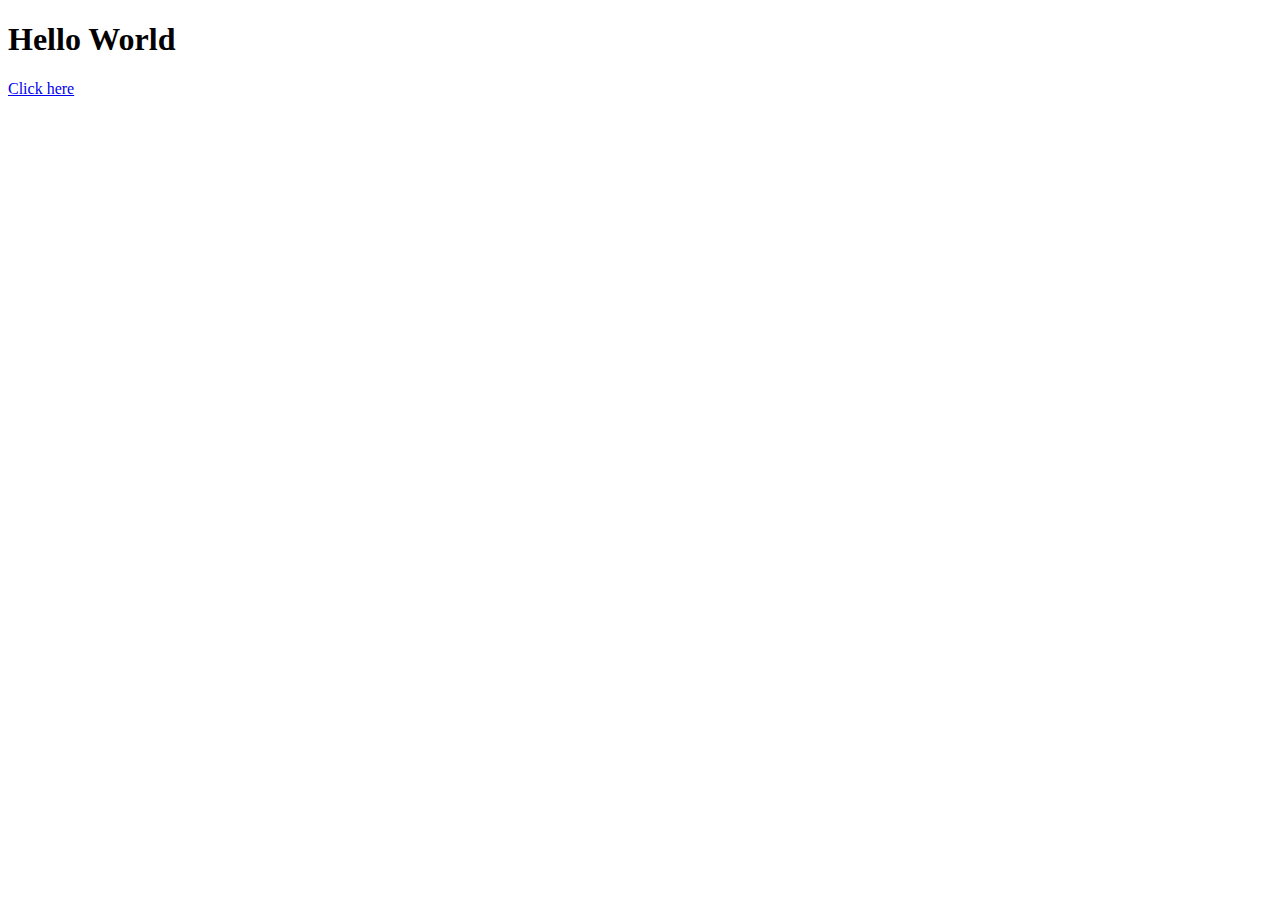
<file: index.html>
<!DOCTYPE html>
<html lang="en">
<head>
    <meta charset="UTF-8">
    <meta http-equiv="X-UA-Compatible" content="IE=edge">
    <meta name="viewport" content="width=device-width, initial-scale=1.0">
    <title>Index</title>
</head>
<body>
    <h1>Hello World</h1>


    <a href="src_files/otherPages/./dashboard.html">Click here</a>
</body>
</html>
</file>
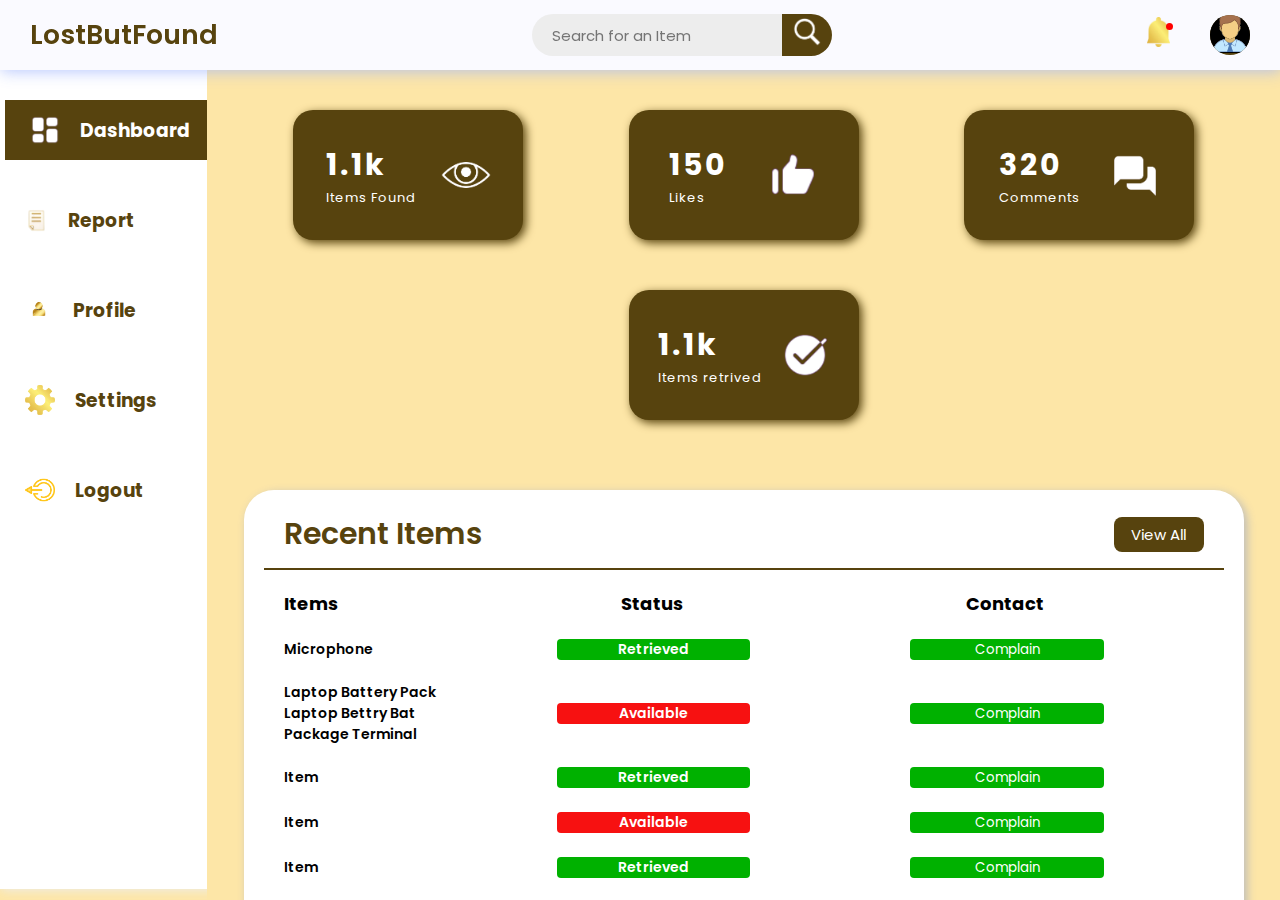
<file: src_files/otherPages/dashboard.html>
<!-- Code AJ -->
<!DOCTYPE html>
<html lang="en">

<head>
	<meta charset="UTF-8">
	<meta http-equiv="X-UA-Compatible" content="IE=edge">
	<meta name="viewport" content="width=device-width, initial-scale=1.0">
	<title>Dashboard</title>
	<link rel="stylesheet" href="../css/dashboard.css">
</head>

<body>
	<header>

		<div class="logoSec">
			<div class="logo">LostButFound</div>
			<!-- The responsive menu bar icon -->
			<img src="../img/menuBarIcon.png" class="icn menuIcn" id="menuIcn" alt="menu-icon">
		</div>

		<div class="searchBar">
			<input type="text" placeholder="Search for an Item">
			<div class="searchBtn">
			    <a href="#"><img src= "../img/searchIcon.png" class="icn srchIcn" alt="search-icon"></a>
			</div>
		</div>

		<div class="message">
			<div class="circle"></div>
			    <a href="#"><img src= "../img/notIcon.png" class="icn" alt=""></a>
			<!-- The profile which is also a link to the profile bar -->
				<div class="dp">
			    <a href="./profile.html"><img src= "../img/dpImage.png" class="dpIcn" alt="dp"></a>
			</div>
		</div>

	</header>

	<div class="main-container">
		<div class="navContainer">
			<nav class="nav">
				<div class="nav-upper-options">
					
                    <a href="./dashboard.html" class="option-link">
                        <div class="nav-option option1">
                            <img src= "../img/dbIcon.png" class="nav-img" alt="dashboard">
							<!-- The spacing before the h3 text was to fit it perfectly with it icons -->
                            <h3> Dashboard</h3>
                        </div>
                    </a>

					<a href="./report.html" class="option-link">
                        <div class="nav-option option3">
                            <img src= "../img/rpIcon.png" class="nav-img" alt="report">
                            <h3> Report</h3>
                        </div>
                    </a>

					<a href="./profile.html" class="option-link">
                        <div class="nav-option option5">
                            <img src= "../img/prIcon.png" class="nav-img" alt="blog">
                            <h3> Profile</h3>
                        </div>
                    </a>

                    <a href="" class="option-link">
					<div class="nav-option option6">
						<img src= "../img/setIcon.png"	class="nav-img"	alt="settings">
						<h3> Settings</h3>
					</div>
                    </a>

                    <a href="./login.html" class="option-link">
					<div class="nav-option logout">
						<img src= "../img/logIcon.png"	class="nav-img"	alt="logout">
						<h3> Logout</h3>
					</div>
                    </a>

				</div>
			</nav>
		</div>

		<div class="main">

			<div class="searchBar2">
				<input type="text" name="" id="" placeholder="Search">
				<div class="searchBtn">
				    <img src= "../img/searchIcon.png" class="icn srchIcn" alt="search-button">
				</div>
			</div>

			<div class="box-container">
				<div class="box box1">

					<div class="text">
						<h2 class="topic-heading">1.1k</h2>
						<h2 class="topic">Items Found</h2>
					</div>
					<img src= "../img/viewIcon.png" alt="Views">
				
                </div>


				<div class="box box2">

					<div class="text">
						<h2 class="topic-heading">150</h2>
						<h2 class="topic">Likes</h2>
					</div>
					<img src="../img/likeIcon.png"	alt="likes">

				</div>

				<div class="box box3">

					<div class="text">
						<h2 class="topic-heading">320</h2>
						<h2 class="topic">Comments</h2>
					</div>
					<img src="../img/comIcon.png" alt="comments">
				
                </div>

				<div class="box box4">

					<div class="text">
						<h2 class="topic-heading">1.1k</h2>
						<h2 class="topic">Items retrived</h2>
					</div>
					<img src="../img/itemIcon.png" alt="published">
				
                </div>

			</div>

			<div class="report-container">

				<div class="report-header">
					<h1 class="recent-Articles">Recent Items</h1>
					<a href="#"><button class="view">View All</button></a>
				</div>

				<div class="report-body">
					<div class="report-topic-heading">
						<h3 class="t-op">Items</h3>
						<h3 class="t-op">Status</h3>
						<h3 class="t-op">Contact</h3>
					</div>

					<div class="items">					

						<div class="item1">
							<h3 class="t-op-nextLvl">Microphone</h3>
							<h3 class="t-op-nextLvl label-tag">Retrieved</h3>
							<a class="t-op-nextLvl label-tag t-co" href="#"><button>Complain</button></a>
						</div>
                        
						<div class="item1">
							<h3 class="t-op-nextLvl">Laptop Battery Pack Laptop Bettry Bat Package Terminal</h3>
							<h3 class="t-op-nextLvl label-tag2">Available</h3>
							<a class="t-op-nextLvl label-tag t-co" href="#"><button>Complain</button></a>
						</div>
                        
						<div class="item1">
							<h3 class="t-op-nextLvl">Item</h3>
							<h3 class="t-op-nextLvl label-tag">Retrieved</h3>
							<a class="t-op-nextLvl label-tag t-co" href="#"><button>Complain</button></a>
						</div>
                        
						<div class="item1">
							<h3 class="t-op-nextLvl">Item</h3>
							<h3 class="t-op-nextLvl label-tag2">Available</h3>
							<a class="t-op-nextLvl label-tag t-co" href="#"><button>Complain</button></a>
						</div>
                        
						<div class="item1">
							<h3 class="t-op-nextLvl">Item</h3>
							<h3 class="t-op-nextLvl label-tag">Retrieved</h3>
							<a class="t-op-nextLvl label-tag t-co" href="#"><button>Complain</button></a>
						</div>
                        
						<div class="item1">
							<h3 class="t-op-nextLvl">Item</h3>
							<h3 class="t-op-nextLvl label-tag2">Available</h3>
							<a class="t-op-nextLvl label-tag t-co" href="#"><button>Complain</button></a>
						</div>
                        
						<div class="item1">
							<h3 class="t-op-nextLvl">Item</h3>
							<h3 class="t-op-nextLvl label-tag">Retrieved</h3>
							<a class="t-op-nextLvl label-tag t-co" href="#"><button>Complain</button></a>
						</div>
                        
						<div class="item1">
							<h3 class="t-op-nextLvl">Item</h3>
							<h3 class="t-op-nextLvl label-tag">Retrieved</h3>
							<a class="t-op-nextLvl label-tag t-co" href="#"><button>Complain</button></a>
						</div>

					</div>
				</div>
			</div>
		</div>
	</div>

    <script>
        
        let menuIcn = document.querySelector(".menuIcn");
        let nav = document.querySelector(".navContainer");
 
        menuIcn.addEventListener("click", () => {
        nav.classList.toggle("navclose");
        })
    </script>
</body>
</html>
</file>
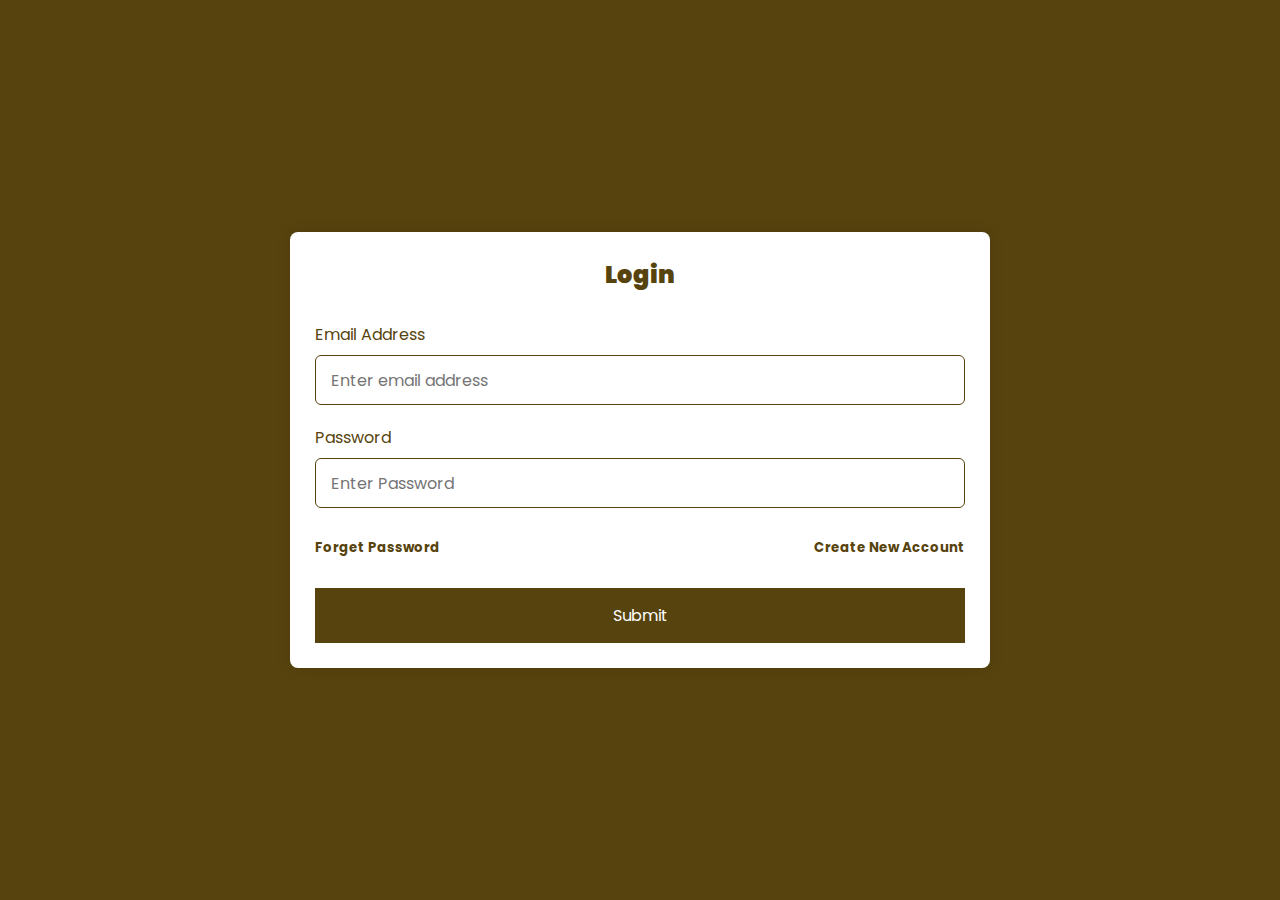
<file: src_files/otherPages/login.html>
<!DOCTYPE html>
<html lang="en">
  <head>
    <meta charset="UTF-8" />
    <meta name="viewport" content="width=device-width, initial-scale=1.0" />
    <meta http-equiv="X-UA-Compatible" content="ie=edge" />
    <link rel="stylesheet" href="../css/login.css" />
    <title>Login</title>
  </head>
  <body>
    <section class="container">
      <header>Login</header>
      <form action="./dashboard.html" class="form">

        <div class="input-box">
          <label>Email Address</label>
          <input type="text" placeholder="Enter email address" required />
        </div>

        <div class="column">
          <div class="input-box">
            <label>Password</label>
            <input type="password" placeholder="Enter Password" required />
          </div>
        </div>
        <div class="input-rest">
            <a href="#"><h5>Forget Password</h5></a>
            <a href="register.html"><h5>Create New Account</h5></a>
        </div>
        <button>Submit</button>
      </form>
    </section>
  </body>
</html>
</file>
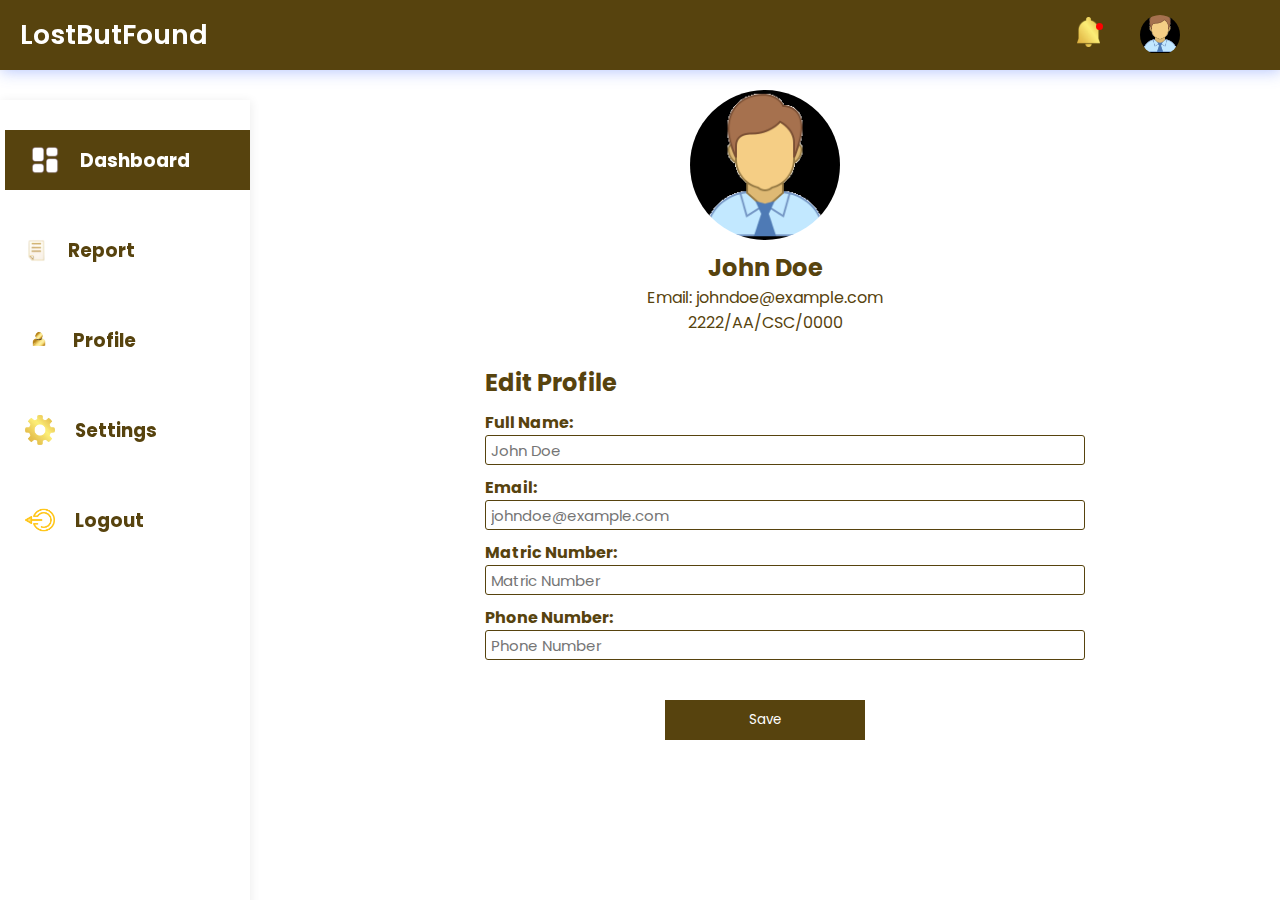
<file: src_files/otherPages/profile.html>
<!DOCTYPE html>
<html lang="en">

<head>
    <meta charset="UTF-8">
    <meta http-equiv="X-UA-Compatible" content="IE=edge">
    <meta name="viewport" content="width=device-width, initial-scale=1.0">
    <title>User Profile</title>
    <link rel="stylesheet" href="../css/report2.css">
    <link rel="stylesheet" href="../css/profile.css">
</head>

<body>
    <header>
        <div class="logoSec">
            <div class="logo">LostButFound</div>
            <img src="../img/menuBarIcon.png" class="icn menuIcn" id="menuIcn" alt="menu-icon">
        </div>

        <div class="message">
            <div class="circle"></div>
            <a href="#"><img src="../img/notIcon.png" class="icn" alt=""></a>
            <div class="dp">
                <a href="./profile.html"><img src="../img/dpImage.png" class="dpIcn" alt="dp"></a>
            </div>
        </div>
    </header>

    <div class="main-container">
        <div class="navContainer">
            <nav class="nav">
                <div class="nav-upper-options">
                    <a href="./dashboard.html" class="option-link">
                        <div class="nav-option option1">
                            <img src="../img/dbIcon.png" class="nav-img" alt="dashboard">
                            <h3>Dashboard</h3>
                        </div>
                    </a>
                    <a href="./report.html" class="option-link">
                        <div class="nav-option option3">
                            <img src="../img/rpIcon.png" class="nav-img" alt="report">
                            <h3>Report</h3>
                        </div>
                    </a>
                    <a href="./profile.html" class="option-link">
                        <div class="nav-option option5">
                            <img src="../img/prIcon.png" class="nav-img" alt="profile">
                            <h3>Profile</h3>
                        </div>
                    </a>
                    <a href="" class="option-link">
                        <div class="nav-option option6">
                            <img src="../img/setIcon.png" class="nav-img" alt="settings">
                            <h3>Settings</h3>
                        </div>
                    </a>
                    <a href="./login.html" class="option-link">
                        <div class="nav-option logout">
                            <img src="../img/logIcon.png" class="nav-img" alt="logout">
                            <h3>Logout</h3>
                        </div>
                    </a>
                </div>
            </nav>
        </div>

        <div class="container">
            <div class="profile">
                <img src="../img/dpImage.png" alt="User Avatar">
                <h1>John Doe</h1>
                <p>Email: johndoe@example.com</p>
                <p>2222/AA/CSC/0000</p>
            </div>
            <div class="edit-profile">
                <h2>Edit Profile</h2>
                <form action="./dashboard.html" class="form">
                    <label for="name">Full Name:</label>
                    <input class="input input-name" type="text" id="name" name="name" placeholder="John Doe">
                    <label for="email">Email:</label>
                    <input class="input input-email" type="text" id="email" name="email" placeholder="johndoe@example.com">
                    <label for="location">Matric Number:</label>
                    <input class="input input-matric" type="text" id="matric" name="matric" placeholder="Matric Number">
                    <label for="location">Phone Number:</label>
                    <input class="input input-phone" type="text" id="phone" name="phone" placeholder="Phone Number">
                    <button type="submit">Save</button>
                </form>
            </div>
        </div>
    </div>

    <script>
        let menuIcn = document.querySelector(".menuIcn");
        let nav = document.querySelector(".navContainer");

        menuIcn.addEventListener("click", () => {
            nav.classList.toggle("navclose");
        });
    </script>
</body>

</html>
</file>
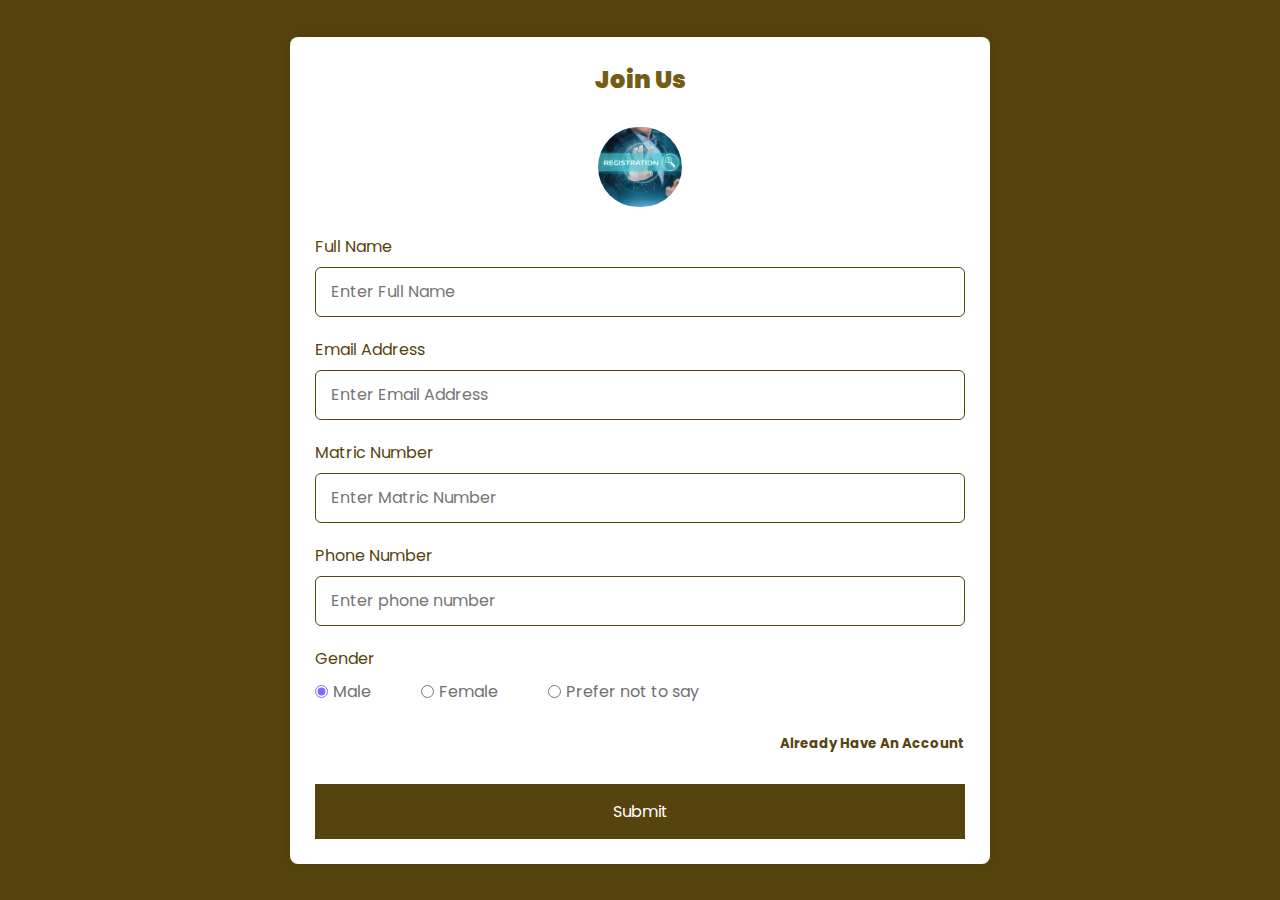
<file: src_files/otherPages/register.html>
<!DOCTYPE html>
<html lang="en">
  <head>
    <meta charset="UTF-8" />
    <meta name="viewport" content="width=device-width, initial-scale=1.0" />
    <meta http-equiv="X-UA-Compatible" content="ie=edge" />
    <link rel="stylesheet" href="../css/register.css" />
    <title>Join Us</title>
  </head>
  <body>
    <section class="container">
      <header>Join Us</header>
      <form action="./dashboard.html" class="form">
        
        <div class="input-image">
            <img src="[data-uri]" alt="Header Image">
        </div>

        <div class="input-box">
          <label>Full Name</label>
          <input type="text" placeholder="Enter Full Name" required />
        </div>

        <div class="input-box">
          <label>Email Address</label>
          <input type="text" placeholder="Enter Email Address" required />
        </div>

        <div class="input-box">
          <label>Matric Number</label>
          <input type="text" placeholder="Enter Matric Number" required />
        </div>

        <div class="column">
          <div class="input-box">
            <label>Phone Number</label>
            <input type="number" placeholder="Enter phone number" required />
          </div>
        </div>

        <div class="gender-box">
          <h3>Gender</h3>
          <div class="gender-option">
            <div class="gender">
              <input type="radio" id="check-male" name="gender" checked />
              <label for="check-male">Male</label>
            </div>
            <div class="gender">
              <input type="radio" id="check-female" name="gender" />
              <label for="check-female">Female</label>
            </div>
            <div class="gender">
              <input type="radio" id="check-other" name="gender" />
              <label for="check-other">Prefer not to say</label>
            </div>
          </div>
        </div>

        <div class="input-rest">
            <a href="./login.html"><h5>Already Have An Account</h5></a>
        </div>
        <button>Submit</button>
      </form>
    </section>
  </body>
</html>
</file>
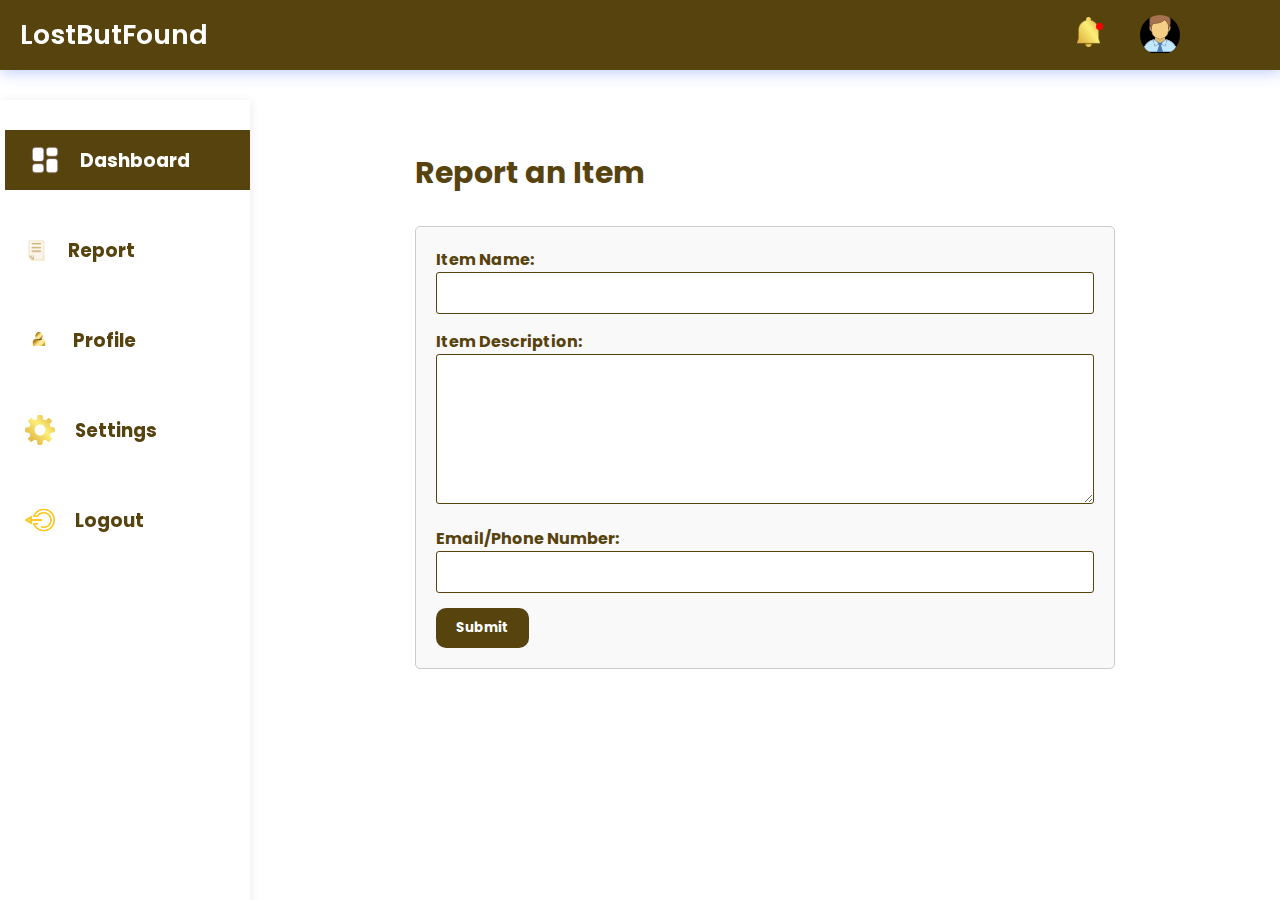
<file: src_files/otherPages/report.html>
<!DOCTYPE html>
<html lang="en">

<head>
    <meta charset="UTF-8">
    <meta http-equiv="X-UA-Compatible" content="IE=edge">
    <meta name="viewport" content="width=device-width, initial-scale=1.0">
    <title>Report</title>
    <link rel="stylesheet" href="../css/report2.css">
    <link rel="stylesheet" href="../css/report.css">
</head>

<body>
    <!-- Header and Sidebar Navigation Code -->
    <header>
        <div class="logoSec">
            <div class="logo">LostButFound</div>
            <img src="../img/menuBarIcon.png" class="icn menuIcn" id="menuIcn" alt="menu-icon">
        </div>

        <div class="searchBar">
            <input type="text" placeholder="Search for an item">
            <div class="searchBtn">
                <a href="#"><img src="../img/searchIcon.png" class="icn srchIcn" alt="search-icon"></a>
            </div>
        </div>

        <div class="message">
            <div class="circle"></div>
            <a href="#"><img src="../img/notIcon.png" class="icn" alt=""></a>
            <div class="dp">
                <a href="./profile.html"><img src="../img/dpImage.png" class="dpIcn" alt="dp"></a>
            </div>
        </div>
    </header>

    <div class="main-container">
        <div class="navContainer">
            <nav class="nav">
                <div class="nav-upper-options">
                    <a href="./dashboard.html" class="option-link">
                        <div class="nav-option option1">
                            <img src="../img/dbIcon.png" class="nav-img" alt="dashboard">
                            <h3>Dashboard</h3>
                        </div>
                    </a>
                    <a href="./report.html" class="option-link">
                        <div class="nav-option option3">
                            <img src="../img/rpIcon.png" class="nav-img" alt="report">
                            <h3>Report</h3>
                        </div>
                    </a>
                    <a href="./profile.html" class="option-link">
                        <div class="nav-option option5">
                            <img src="../img/prIcon.png" class="nav-img" alt="blog">
                            <h3>Profile</h3>
                        </div>
                    </a>
                    <a href="" class="option-link">
                        <div class="nav-option option6">
                            <img src="../img/setIcon.png" class="nav-img" alt="settings">
                            <h3>Settings</h3>
                        </div>
                    </a>
                    <a href="./login.html" class="option-link">
                        <div class="nav-option logout">
                            <img src="../img/logIcon.png" class="nav-img" alt="logout">
                            <h3>Logout</h3>
                        </div>
                    </a>
                </div>
            </nav>
        </div>

        <!-- Report Form -->
        <div class="container">
            <h3>Report an Item</h3>
            <form>
                <label for="itemName">Item Name:</label>
                <input type="text" id="itemName" name="itemName" required>

                <label for="itemDescription">Item Description:</label>
                <textarea id="itemDescription" name="itemDescription" required></textarea>

                <label for="contactEmail">Email/Phone Number:</label>
                <input type="text" id="contactEmail" name="contactEmail" required>

                <button type="submit">Submit</button>
            </form>
        </div>
    </div>

    <script>
        let menuIcn = document.querySelector(".menuIcn");
        let nav = document.querySelector(".navContainer");

        menuIcn.addEventListener("click", () => {
            nav.classList.toggle("navclose");
        });
    </script>
</body>

</html>
</file>
<file: src_files/css/dashboard.css>
@import url(
"https://fonts.googleapis.com/css2?family=Poppins:ital,wght@0,100;0,200;0,300;0,400;0,500;0,600;0,700;0,800;0,900;1,100;1,200;1,300;1,400;1,500;1,600;1,700;1,800;1,900&display=swap");

* {
    margin: 0;
    padding: 0;
    box-sizing: border-box;
    font-family: "Poppins", sans-serif;
}
:root {
    --background-color1: #fafaff;
    --background-color2: #ffffff;
    --background-color3: #ededed;
    --background-color4: #fde6a7;
    --background-color5: #57430E;
}
body {
    background-color: var(--background-color4);
    max-width: 100%;
    overflow-x: hidden;
}

header {
    height: 70px;
    width: 100vw;
    padding: 0 30px;
    background-color: var(--background-color1);
    position: fixed;
    z-index: 100;
    box-shadow: 1px 1px 15px rgba(161, 182, 253, 0.825);
    display: flex;
    justify-content: space-between;
    align-items: center;
}

.logo {
    font-size: 27px;
    font-weight: 600;
    color: var(--background-color5);
}

.icn {
    height: 30px;
}
.menuIcn {
    cursor: pointer;
    display: none;
}

.searchBar,
.message,
.logoSec {
    display: flex;
    align-items: center;
    justify-content: center;
}

.searchBar2 {
    display: none;
}

.logoSec {
    gap: 60px;
}

.searchBar input {
    width: 250px;
    height: 42px;
    border-radius: 50px 0 0 50px;
    background-color: var(--background-color3);
    padding: 0 20px;
    font-size: 15px;
    outline: none;
    border: none;
}
.searchBtn {
    width: 50px;
    height: 42px;
    display: flex;
    align-items: center;
    justify-content: center;
    border-radius: 0px 50px 50px 0px;
    background-color: var(--background-color5);
    cursor: pointer;
}

.message {
    gap: 40px;
    position: relative;
    cursor: pointer;
}
.circle {
    height: 7px;
    width: 7px;
    position: absolute;
    background-color: red;
    border-radius: 50%;
    left: 19px;
    top: 8px;
}
.dp {
    height: 40px;
    width: 40px;
    background-color: var(--background-color5);
    border-radius: 50%;
    display: flex;
    align-items: center;
    justify-content: center;
    overflow: hidden;
}
.main-container {
    display: flex;
    width: 100vw;
    position: relative;
    top: 70px;
    z-index: 1;
}
.dpIcn {
    height: 42px;
}

.main {
    height: calc(100vh - 70px);
    width: 100%;
    overflow-y: scroll;
    overflow-x: hidden;
    padding: 40px 30px 30px 30px;
}

.main::-webkit-scrollbar-thumb {
    background-image: linear-gradient(to bottom, #57430E, #57430E);
}
.main::-webkit-scrollbar {
    width: 6px;
}
.main::-webkit-scrollbar-track {
    background-color: var(--background-color4);
}

.box-container {
    display: flex;
    justify-content: space-evenly;
    align-items: center;
    flex-wrap: wrap;
    gap: 50px;
}
.nav {
    min-height: 91vh;
    width: 250px;
    background-color: var(--background-color2);
    position: absolute;
    top: 0px;
    left: 00;
    box-shadow: 1px 1px 10px var(--background-color3);
    display: flex;
    flex-direction: column;
    justify-content: space-between;
    overflow: hidden;
    padding: 30px 0 20px 10px;
}
.navContainer {
    height: calc(100vh - 70px);
    width: 250px;
    position: relative;
    overflow-y: scroll;
    overflow-x: hidden;
    transition: all 0.5s ease-in-out;
}
.navContainer::-webkit-scrollbar {
    display: none;
}
.navclose {
    width: 80px;
}
.nav-option {
    width: 250px;
    height: 60px;
    display: flex;
    align-items: center;
    padding: 0 30px 0 20px;
    gap: 20px;
    transition: all 0.1s ease-in-out;
}
.nav-option:hover {
    border-left: 5px solid #57430E;
    background-color: #fde6a7;
    cursor: pointer;
}
.option-link {
    text-decoration: none;
    color: #57430E;
}
.nav-img {
    height: 30px;
}

.nav-upper-options {
    display: flex;
    flex-direction: column;
    align-items: center;
    gap: 30px;
}

.option1 {
    border-left: 5px solid #57430E;
    background-color: #57430E;
    color: white;
    cursor: pointer;
}
.option1:hover {
    border-left: 5px solid #57430E;
    background-color: #fde6a7;
    color: #57430E;
}
.box {
    height: 130px;
    width: 230px;
    border-radius: 20px;
    box-shadow: 3px 3px 10px #57430E;
    padding: 20px;
    display: flex;
    align-items: center;
    justify-content: space-around;
    cursor: pointer;
    transition: transform 0.3s ease-in-out;
}
.box:hover {
    transform: scale(1.08);
}

.box:nth-child(1) {
    background-color: var(--background-color5);
}
.box:nth-child(2) {
    background-color: var(--background-color5);
}
.box:nth-child(3) {
    background-color: var(--background-color5);
}
.box:nth-child(4) {
    background-color: var(--background-color5);
}

.box img {
    height: 50px;
}
.box .text {
    color: white;
}
.topic {
    font-size: 13px;
    font-weight: 400;
    letter-spacing: 1px;
}

.topic-heading {
    font-size: 30px;
    letter-spacing: 3px;
}

.report-container {
    min-height: 300px;
    max-width: 1000px;
    margin: 70px auto 0px auto;
    background-color: #ffffff;
    border-radius: 30px;
    box-shadow: 3px 3px 10px rgb(188, 188, 188);
    padding: 0px 20px 20px 20px;
}
.report-header {
    height: 80px;
    width: 100%;
    display: flex;
    align-items: center;
    justify-content: space-between;
    padding: 20px 20px 10px 20px;
    border-bottom: 2px solid #57430E;
}

.recent-Articles {
    font-size: 30px;
    font-weight: 600;
    color: #57430E;
}

.view {
    height: 35px;
    width: 90px;
    border-radius: 8px;
    background-color: #57430E;
    color: white;
    font-size: 15px;
    border: none;
    cursor: pointer;
}

.report-body {
    max-width: 1160px;
    overflow-x: auto;
    padding: 20px;
}
.report-topic-heading,
.item1 {
    width: 900px;
    display: flex;
    justify-content: space-between;
    align-items: center;
}

.report-topic-heading {
    width: 760px;
}
.t-op,
.t-co {
    font-size: 18px;
    letter-spacing: 0px;
}

.t-co,
    .t-co button {
        width: 100px;
        text-align: center;
        background-color: rgb(0, 177, 0);
        color: white;
        border-radius: 4px;
        border: none;
        cursor: pointer;
    }

.items {
    width: 900px;
    margin-top: 15px;
}

.item1 {
    margin-top: 20px;
}
.t-op-nextLvl {
    font-size: 14px;
    letter-spacing: 0px;
    font-weight: 600;
}

.label-tag {
    width: 100px;
    text-align: center;
    background-color: rgb(0, 177, 0);
    color: white;
    border-radius: 4px;
}

.label-tag2 {
    width: 100px;
    text-align: center;
    background-color: rgb(247, 17, 17);
    color: white;
    border-radius: 4px;
}

.t-op-nextLvl {
    width: 300px;
    display: block;
}
.label-tag, .label-tag2 {
    margin: 2px 80px;
}

/* Responsive CSS Here */
@media screen and (max-width: 950px) {
    .nav-img {
        height: 25px;
    }
    .nav-option {
        gap: 30px;
    }
    .nav-option h3 {
        font-size: 15px;
    }
    .report-topic-heading,
    .item1,
    .items {
        width: 600px;
    }
    .report-topic-heading {
        width: 525px;
    }
    .t-co,
    .t-co button {
        width: 100px;
        text-align: center;
        background-color: rgb(0, 177, 0);
        color: white;
        border-radius: 4px;
        cursor: pointer;
    }
    .t-op-nextLvl {
        width: 200px;
        display: block;
    }
    .label-tag, .label-tag2 {
        margin: 2px 40px;
    }
    }
    
    @media screen and (max-width: 850px) {
    .nav-img {
        height: 30px;
    }
    .nav-option {
        gap: 30px;
    }
    .nav-option h3 {
        font-size: 20px;
    }
    .report-topic-heading,
    .item1,
    .items {
        width: 600px;
    }
    .report-topic-heading h3:nth-child(2) {
        margin-left: 150px;
    }
    .t-op-nextLvl {
        width: 200px;
        display: block;
    }
    .label-tag, .label-tag2 {
        margin: 2px -20px;
    }
    .navContainer {
        width: 100vw;
        position: absolute;
        transition: all 0.6s ease-in-out;
        top: 0;
        left: -100vw;
    }
    .nav {
        width: 100%;
        position: absolute;
    }
    .navclose {
        left: 00px;
    }
    .searchBar {
        display: none;
    }
    .main {
        padding: 40px 30px 30px 30px;
    }
    .searchBar2 {
        width: 100%;
        display: flex;
        margin: 0 0 40px 0;
        justify-content: center;
    }
    .searchBar2 input {
        width: 250px;
        height: 42px;
        border-radius: 50px 0 0 50px;
        background-color: var(--background-color3);
        padding: 0 20px;
        font-size: 15px;
        border: 2px solid var(--background-color5);
    }
    .menuIcn {
        background-color: var(--background-color5);
        display: inline-block;
    }
    .t-co,
    .t-co button {
        width: 100px;
        text-align: center;
        background-color: rgb(0, 177, 0);
        color: white;
        border-radius: 4px;
        cursor: pointer;
    }
    }
    
    @media screen and (max-width: 490px) {
    .message {
        display: none;
    }
    .logoSec {
        width: 100%;
        justify-content: space-between;
    }
    .logo {
        font-size: 20px;
    }
    .menuIcn {
        height: 25px;
        display: inline-block;
    }
    .nav-img {
        height: 25px;
    }
    .nav-option {
        gap: 25px;
    }
    .nav-option h3 {
        font-size: 12px;
    }
    .nav-upper-options {
        gap: 15px;
    }
    .recent-Articles {
        font-size: 20px;
    }
    .report-topic-heading,
    .item1,
    .items {
        width: 350px;
    }
    .report-topic-heading h3:nth-child(2) {
        margin-left: 20px;
    }
    .t-co,
    .t-co button {
        width: 30px;
        text-align: center;
        background-color: rgb(0, 177, 0);
        color: white;
        border-radius: 4px;
        cursor: pointer;
        padding-right: 30px;
    }
    .t-op-nextLvl {
        width: 115px;
        display: block;
    }
    .label-tag, .label-tag2 {
        margin: 2px 8px;
    }
    }
    
    @media screen and (max-width: 400px) {
    .recent-Articles {
        font-size: 17px;
    }
    .view {
        width: 60px;
        font-size: 10px;
        height: 27px;
    }
    .report-header {
        height: 60px;
        padding: 10px 10px 5px 10px;
    }
    .searchBtn img {
        height: 20px;
    }
    .t-co,
    .t-co button {
        width: 100px;
        text-align: center;
        background-color: rgb(0, 177, 0);
        color: white;
        border-radius: 4px;
        cursor: pointer;
    }
    /*  */

    .report-topic-heading,
    .item1,
    .items {
        width: 265px;
    }
    .report-topic-heading h3:nth-child(2) {
        margin-left: 20px;
    }
    .t-co,
    .t-co button {
        width: 30px;
        text-align: center;
        background-color: rgb(0, 177, 0);
        color: white;
        border-radius: 4px;
        cursor: pointer;
        padding-right: 35px;
    }
    .t-op-nextLvl {
        width: 115px;
        display: block;
    }
    .label-tag, .label-tag2 {
        margin: 2px 8px;
    }
    }
    
    @media screen and (max-width: 320px) {
    .recent-Articles {
        font-size: 12px;
    }
    .view {
        width: 50px;
        font-size: 8px;
        height: 27px;
    }
    .report-header {
        height: 60px;
        padding: 10px 5px 5px 5px;
    }
    .t-op {
        font-size: 12px;
    }
    .t-op-nextLvl {
        font-size: 10px;
    }
    .report-topic-heading,
    .item1,
    .items {
        width: 190px;
    }
    .report-body {
        padding: 10px;
    }
    .label-tag {
        width: 70px;
    }
    .searchBtn {
        width: 40px;
    }
    .searchBar2 input {
        width: 180px;
    }
    .t-co,
    .t-co button {
        width: 60px;
        text-align: center;
        background-color: rgb(0, 177, 0);
        color: white;
        border-radius: 4px;
        cursor: pointer;
        font-size: 10px;
        padding-left: 3px;
    }
    .t-op-nextLvl {
        width: 50px;
        display: block;
    }
    .label-tag, .label-tag2 {
        margin: 2px 5px;
        text-align: center;
    }
    .item1 h3:nth-child(2) {
        width: 58px;
    }
    }
</file>
<file: src_files/css/login.css>
@import url("https://fonts.googleapis.com/css2?family=Poppins:wght@200;300;400;500;600;700&display=swap");
* {
  margin: 0;
  padding: 0;
  box-sizing: border-box;
  font-family: "Poppins", sans-serif;
}
body {
    min-height: 100vh;
    display: flex;
    align-items: center;
    justify-content: center;
    padding: 20px;
    background: #57430E;
}
.container {
    position: relative;
    max-width: 700px;
    width: 100%;
    background: #fff;
    padding: 25px;
    border-radius: 8px;
    box-shadow: 0 0 15px rgba(0, 0, 0, 0.1);
}
.container header {
    font-size: 1.5rem;
    color: #57430E;
    font-weight: 900;
    text-align: center;
}
.container .form {
    margin-top: 30px;
}
.form .input-box {
    width: 100%;
    margin-top: 20px;
}
.input-box label {
    color: #57430E;
}
.form :where(.input-box input, .select-box) {
    position: relative;
    height: 50px;
    width: 100%;
    outline: none;
    font-size: 1rem;
    color: #707070;
    margin-top: 8px;
    border: 1px solid #57430E;
    border-radius: 6px;
    padding: 0 15px;
}
.input-box input:focus {
    box-shadow: 0 1px 0 rgba(0, 0, 0, 0.1);
}
.form .column {
    display: flex;
    column-gap: 15px;
}
.input-rest {
    display: flex;
    justify-content: space-between;
    padding-top: 30px;
}
.input-rest a {
    text-decoration: none;
    color: #57430E;
}

.input-rest a:hover {
    text-decoration: underline;
}
.form button {
    height: 55px;
    width: 100%;
    color: #fff;
    font-size: 1rem;
    font-weight: 400;
    margin-top: 30px;
    border: none;
    cursor: pointer;
    transition: all 0.2s ease;
    background: #57430E;
}
.form button:hover {
    background: #fff;
    color: #57430E;
    border: 1px solid#57430E;
}
/*Responsive*/
@media screen and (max-width: 500px) {
  .form .column {
    flex-wrap: wrap;
  }
}
</file>
<file: src_files/css/report2.css>
@import url(
"https://fonts.googleapis.com/css2?family=Poppins:ital,wght@0,100;0,200;0,300;0,400;0,500;0,600;0,700;0,800;0,900;1,100;1,200;1,300;1,400;1,500;1,600;1,700;1,800;1,900&display=swap");

* {
    margin: 0;
    padding: 0;
    box-sizing: border-box;
    font-family: "Poppins", sans-serif;
}
:root {
    --background-color1: #fafaff;
    --background-color2: #ffffff;
    --background-color3: #ededed;
    --background-color4: #fde6a7;
    --background-color5: #57430E;
}
body {
    background-color: var(--background-color4);
    max-width: 100%;
    overflow-x: hidden;
}

header {
    height: 70px;
    width: 100vw;
    padding: 0 30px;
    background-color: var(--background-color1);
    position: fixed;
    z-index: 100;
    box-shadow: 1px 1px 15px rgba(161, 182, 253, 0.825);
    display: flex;
    justify-content: space-between;
    align-items: center;
}

.logo {
    font-size: 27px;
    font-weight: 600;
    color: var(--background-color5);
}

.icn {
    height: 30px;
}
.menuIcn {
    cursor: pointer;
    display: none;
}

.searchBar,
.message,
.logoSec {
    display: flex;
    align-items: center;
    justify-content: center;
}

.searchBar2 {
    display: none;
}

.logoSec {
    gap: 60px;
}

.searchBar input {
    width: 250px;
    height: 42px;
    border-radius: 50px 0 0 50px;
    background-color: var(--background-color3);
    padding: 0 20px;
    font-size: 15px;
    outline: none;
    border: none;
}
.searchBtn {
    width: 50px;
    height: 42px;
    display: flex;
    align-items: center;
    justify-content: center;
    border-radius: 0px 50px 50px 0px;
    background-color: var(--background-color5);
    cursor: pointer;
}

.message {
    gap: 40px;
    position: relative;
    cursor: pointer;
}
.circle {
    height: 7px;
    width: 7px;
    position: absolute;
    background-color: red;
    border-radius: 50%;
    left: 19px;
    top: 8px;
}
.dp {
    height: 40px;
    width: 40px;
    background-color: var(--background-color5);
    border-radius: 50%;
    display: flex;
    align-items: center;
    justify-content: center;
    overflow: hidden;
    margin-right: 80px;
}
.main-container {
    display: flex;
    width: 100vw;
    position: relative;
    top: 70px;
    z-index: 1;
}
.main-container .navContainer .nav {
    position: fixed;
}
.dpIcn {
    height: 42px;
}

.main {
    height: calc(100vh - 70px);
    width: 100%;
    overflow-y: scroll;
    overflow-x: hidden;
    padding: 40px 30px 30px 30px;
}

.main::-webkit-scrollbar-thumb {
    background-image: linear-gradient(to bottom, #57430E, #57430E);
}
.main::-webkit-scrollbar {
    width: 6px;
}
.main::-webkit-scrollbar-track {
    background-color: var(--background-color4);
}

.box-container {
    display: flex;
    justify-content: space-evenly;
    align-items: center;
    flex-wrap: wrap;
    gap: 50px;
}
.nav {
    min-height: 91vh;
    width: 250px;
    background-color: var(--background-color2);
    position: absolute;
    top: 0px;
    left: 00;
    box-shadow: 1px 1px 10px var(--background-color3);
    display: flex;
    flex-direction: column;
    justify-content: space-between;
    overflow: hidden;
    padding: 30px 0 20px 10px;
    margin-top: 100px;
}
.navContainer {
    height: calc(100vh - 70px);
    width: 250px;
    position: relative;
    overflow-y: hidden;
    overflow-x: hidden;
    transition: all 0.5s ease-in-out;
}
.navContainer::-webkit-scrollbar {
    display: none;
}
.navclose {
    width: 80px;
}
.nav-option {
    width: 250px;
    height: 60px;
    display: flex;
    align-items: center;
    padding: 0 30px 0 20px;
    gap: 20px;
    transition: all 0.1s ease-in-out;
}
.nav-option:hover {
    border-left: 5px solid #57430E;
    background-color: #fde6a7;
    cursor: pointer;
}
.option-link {
    text-decoration: none;
    color: #57430E;
}
.nav-img {
    height: 30px;
}

.nav-upper-options {
    display: flex;
    flex-direction: column;
    align-items: center;
    gap: 30px;
}

.option1 {
    border-left: 5px solid #57430E;
    background-color: #57430E;
    color: white;
    cursor: pointer;
}
.option1:hover {
    border-left: 5px solid #57430E;
    background-color: #fde6a7;
    color: #57430E;
}
.box {
    height: 130px;
    width: 230px;
    border-radius: 20px;
    box-shadow: 3px 3px 10px #57430E;
    padding: 20px;
    display: flex;
    align-items: center;
    justify-content: space-around;
    cursor: pointer;
    transition: transform 0.3s ease-in-out;
}
.box:hover {
    transform: scale(1.08);
}

.box:nth-child(1) {
    background-color: var(--background-color5);
}
.box:nth-child(2) {
    background-color: var(--background-color5);
}
.box:nth-child(3) {
    background-color: var(--background-color5);
}
.box:nth-child(4) {
    background-color: var(--background-color5);
}

.box img {
    height: 50px;
}
.box .text {
    color: white;
}
.topic {
    font-size: 13px;
    font-weight: 400;
    letter-spacing: 1px;
}

.topic-heading {
    font-size: 30px;
    letter-spacing: 3px;
}

.report-container {
    min-height: 300px;
    max-width: 1000px;
    margin: 70px auto 0px auto;
    background-color: #ffffff;
    border-radius: 30px;
    box-shadow: 3px 3px 10px rgb(188, 188, 188);
    padding: 0px 20px 20px 20px;
}
.report-header {
    height: 80px;
    width: 100%;
    display: flex;
    align-items: center;
    justify-content: space-between;
    padding: 20px 20px 10px 20px;
    border-bottom: 2px solid #57430E;
}

.recent-Articles {
    font-size: 30px;
    font-weight: 600;
    color: #57430E;
}

.view {
    height: 35px;
    width: 90px;
    border-radius: 8px;
    background-color: #57430E;
    color: white;
    font-size: 15px;
    border: none;
    cursor: pointer;
}

.report-body {
    max-width: 1160px;
    overflow-x: auto;
    padding: 20px;
}
.report-topic-heading,
.item1 {
    width: 900px;
    display: flex;
    justify-content: space-between;
    align-items: center;
}
.t-op,
.t-co {
    font-size: 18px;
    letter-spacing: 0px;
}

.t-co,
    .t-co button {
        width: 100px;
        text-align: center;
        background-color: rgb(0, 177, 0);
        color: white;
        border-radius: 4px;
        border: none;
        cursor: pointer;
    }

.items {
    width: 900px;
    margin-top: 15px;
}

.item1 {
    margin-top: 20px;
}
.t-op-nextLvl {
    font-size: 14px;
    letter-spacing: 0px;
    font-weight: 600;
}

.label-tag {
    width: 100px;
    text-align: center;
    background-color: rgb(0, 177, 0);
    color: white;
    border-radius: 4px;
}

.label-tag2 {
    width: 100px;
    text-align: center;
    background-color: rgb(247, 17, 17);
    color: white;
    border-radius: 4px;
}

/* Responsive CSS Here */
@media screen and (max-width: 950px) {
    .nav-img {
        height: 25px;
    }
    .nav-option {
        gap: 30px;
    }
    .nav-option h3 {
        font-size: 15px;
    }
    .report-topic-heading,
    .item1,
    .items {
        width: 800px;
    }
    .t-co,
    .t-co button {
        width: 100px;
        text-align: center;
        background-color: rgb(0, 177, 0);
        color: white;
        border-radius: 4px;
        cursor: pointer;
    }
    .main-container .navContainer .nav {
        position: relative;
    }
    .nav {
        margin-top: 1px;
    }
    }
    
    @media screen and (max-width: 850px) {
    .nav-img {
        height: 30px;
    }
    .nav-option {
        gap: 30px;
    }
    .nav-option h3 {
        font-size: 20px;
    }
    .report-topic-heading,
    .item1,
    .items {
        width: 700px;
    }
    .navContainer {
        width: 100vw;
        position: absolute;
        transition: all 0.6s ease-in-out;
        top: 0;
        left: -100vw;
    }
    .nav {
        width: 100%;
        position: absolute;
    }
    .navclose {
        left: 00px;
    }
    .searchBar {
        display: none;
    }
    .main {
        padding: 40px 30px 30px 30px;
    }
    .searchBar2 {
        width: 100%;
        display: flex;
        margin: 0 0 40px 0;
        justify-content: center;
    }
    .searchBar2 input {
        width: 250px;
        height: 42px;
        border-radius: 50px 0 0 50px;
        background-color: var(--background-color3);
        padding: 0 20px;
        font-size: 15px;
        border: 2px solid var(--background-color5);
    }
    .menuIcn {
        background-color: var(--background-color5);
    }
    .t-co,
    .t-co button {
        width: 100px;
        text-align: center;
        background-color: rgb(0, 177, 0);
        color: white;
        border-radius: 4px;
        cursor: pointer;
    }
    .main-container .navContainer .nav {
        position: relative;
    }
    .nav {
        margin-top: 1px;
    }
    }
    
    @media screen and (max-width: 490px) {
    .message {
        display: none;
    }
    .logoSec {
        width: 100%;
        justify-content: space-between;
    }
    .logo {
        font-size: 20px;
    }
    .menuIcn {
        height: 25px;
        display: inline-block;
    }
    .nav-img {
        height: 25px;
    }
    .nav-option {
        gap: 25px;
    }
    .nav-option h3 {
        font-size: 12px;
    }
    .nav-upper-options {
        gap: 15px;
    }
    .recent-Articles {
        font-size: 20px;
    }
    .report-topic-heading,
    .item1,
    .items {
        width: 550px;
    }
    .t-co,
    .t-co button {
        width: 100px;
        text-align: center;
        background-color: rgb(0, 177, 0);
        color: white;
        border-radius: 4px;
        cursor: pointer;
    }
    .main-container .navContainer .nav {
        position: relative;
    }
    .nav {
        margin-top: 1px;
    }
    }
    
    @media screen and (max-width: 400px) {
    .recent-Articles {
        font-size: 17px;
    }
    .view {
        width: 60px;
        font-size: 10px;
        height: 27px;
    }
    .report-header {
        height: 60px;
        padding: 10px 10px 5px 10px;
    }
    .searchBtn img {
        height: 20px;
    }
    .t-co,
    .t-co button {
        width: 100px;
        text-align: center;
        background-color: rgb(0, 177, 0);
        color: white;
        border-radius: 4px;
        cursor: pointer;
    }
    .main-container .navContainer .nav {
        position: relative;
    }
    .nav {
        margin-top: 1px;
    }
    }
    

    /* Smallest screen */
    @media screen and (max-width: 320px) {
    .recent-Articles {
        font-size: 12px;
    }
    .view {
        width: 50px;
        font-size: 8px;
        height: 27px;
    }
    .report-header {
        height: 60px;
        padding: 10px 5px 5px 5px;
    }
    .t-op {
        font-size: 12px;
    }
    .t-op-nextLvl {
        font-size: 10px;
    }
    .report-topic-heading,
    .item1,
    .items {
        width: 300px;
    }
    .report-body {
        padding: 10px;
    }
    .label-tag {
        width: 70px;
    }
    .searchBtn {
        width: 40px;
    }
    .searchBar2 input {
        width: 180px;
    }
    .t-co,
    .t-co button {
        width: 80px;
        text-align: center;
        background-color: rgb(0, 177, 0);
        color: white;
        border-radius: 4px;
        cursor: pointer;
        font-size: 10px;
    }
    .main-container .navContainer .nav {
        position: relative;
    }
    .nav {
        margin-top: 1px;
    }
    }
</file>
<file: src_files/css/profile.css>
body {
    background-color: white;
    color: #57430E;
    font-family: "Poppins", sans-serif;
    margin: 0;
    padding: 0;
}

header {
    background-color: #57430E;
    color: white;
    padding: 20px;
    text-align: center;
}

.container {
    max-width: 600px;
    margin: 0 auto;
    padding: 20px;
}

.profile {
    display: flex;
    flex-direction: column;
    align-items: center;
}

.profile img {
    width: 150px;
    height: 150px;
    border-radius: 50%;
    margin-bottom: 10px;
}

.profile h1 {
    font-size: 24px;
}

.profile p {
    margin: 0;
}

.edit-profile {
    margin-top: 20px;
}

.edit-profile h2 {
    padding: 10px 0px;
}

.edit-profile form {
    display: flex;
    flex-direction: column;
}

.edit-profile label {
    font-weight: bold;
}

.edit-profile input[type="text"] {
    padding: 5px;
    margin-bottom: 10px;
    border: 1px solid #ccc;
    border-radius: 3px;
}

.edit-profile button {
    background-color: #57430E;
    color: white;
    border: none;
    padding: 10px 20px;
    cursor: pointer;
    margin: 30px auto;
}

.edit-profile button:hover {
    background-color: #46370B;
}

.edit-profile .form  .input {
    height: 30px;
    border: 1px solid #57430E;
    font-size: 15px;
    outline: none;
    color: #57430E;
    width: 600px;
}

.edit-profile .form  .input-email {
    text-transform: lowercase;   
}

.edit-profile .form button {
    width: 200px;
}

.form .input::placeholder {
    font-size: 15px;
}

.logoSec .logo {
    color: #fff;
}

@media (max-width: 768px) {
    .container {
        padding: 10px;
    }
    .edit-profile .form  .input {
        width: 250px;
    }
}
</file>
<file: src_files/css/register.css>
@import url("https://fonts.googleapis.com/css2?family=Poppins:wght@200;300;400;500;600;700&display=swap");
* {
    margin: 0;
    padding: 0;
    box-sizing: border-box;
    font-family: "Poppins", sans-serif;
}
body {
    min-height: 100vh;
    display: flex;
    align-items: center;
    justify-content: center;
    padding: 20px;
    background: #57430E;
}
.container {
    position: relative;
    max-width: 700px;
    width: 100%;
    background: #fff;
    padding: 25px;
    border-radius: 8px;
    box-shadow: 0 0 15px rgba(0, 0, 0, 0.1);
}
.container header {
    font-size: 1.5rem;
    color: #755c15;
    font-weight: 900;
    text-align: center;
}
.container .form {
    margin-top: 30px;
}

.form .input-image {
    text-align: center;
    justify-content: center;
}
.form img {
    height: 80px;
    border-radius: 50px;
}

.form .input-box {
    width: 100%;
    margin-top: 20px;
}
.input-box label {
    color: #57430E;
}
.form :where(.input-box input, .select-box) {
    position: relative;
    height: 50px;
    width: 100%;
    outline: none;
    font-size: 1rem;
    color: #707070;
    margin-top: 8px;
    border: 1px solid #57430E;
    border-radius: 6px;
    padding: 0 15px;
}
.input-box input:focus {
    box-shadow: 0 1px 0 rgba(0, 0, 0, 0.1);
}
.form .column {
    display: flex;
    column-gap: 15px;
}
.form .gender-box {
    margin-top: 20px;
}
.gender-box h3 {
    color: #57430E;
    font-size: 1rem;
    font-weight: 400;
    margin-bottom: 8px;
}
.form :where(.gender-option, .gender) {
    display: flex;
    align-items: center;
    column-gap: 50px;
    flex-wrap: wrap;
}
.form .gender {
    column-gap: 5px;
}
.gender input {
    accent-color: rgb(130, 106, 251);
}
.form :where(.gender input, .gender label) {
    cursor: pointer;
}
.gender label {
    color: #707070;
}
.input-rest {
    padding-top: 30px;
    text-align: right;
}
.input-rest a {
    text-decoration: none;
    color: #57430E;
}

.input-rest a:hover {
    text-decoration: underline;
}
.form button {
    height: 55px;
    width: 100%;
    color: #fff;
    font-size: 1rem;
    font-weight: 400;
    margin-top: 30px;
    border: none;
    cursor: pointer;
    transition: all 0.2s ease;
    background: #57430E;
    }
.form button:hover {
    background: #fff;
    color: #57430E;
    border: 1px solid#57430E;
}
/*Responsive*/
@media screen and (max-width: 500px) {
    .form .column {
        flex-wrap: wrap;
    }
    .form :where(.gender-option, .gender) {
        row-gap: 15px;
    }
}
</file>
<file: src_files/css/report.css>
body {
    background-color: white;
    color: #57430E;
    margin: 0;
    padding: 0;
    font-family: Arial, sans-serif; /* Added */
}

header {
    background-color: #57430E;
    color: white;
    padding: 20px;
    text-align: center;
}

header .logoSec .logo {
    color: #fff;
}

header .searchBar {
    display: none;
}

.container {
    max-width: 800px;
    margin: 0 auto;
    padding: 50px;
}

.container h3 {
    padding: 30px 0px;
    font-size: 30px;
}

h1 {
    font-size: 24px;
    margin-bottom: 20px;
}

form {
    background-color: #f9f9f9;
    border: 1px solid #ccc;
    border-radius: 5px;
    padding: 20px;
}

label {
    font-weight: bold;
}

input[type="text"],
input[type="email"],
textarea {
    width: 100%;
    padding: 10px;
    margin-bottom: 15px;
    border: 1px solid #57430E;
    border-radius: 3px;
}

textarea {
    height: 150px;
}

button {
    background-color: #57430E;
    color: white;
    border: none;
    font-weight: bold;
    padding: 10px 20px;
    border-radius: 10px;
    cursor: pointer;
}

button:hover {
    background-color: #46370B;
}

@media (max-width: 768px) {
    .container {
        padding: 10px;
    }
    .container h3 {
        font-size: 20px;
        padding-left: 20px;
    }
}
</file>
